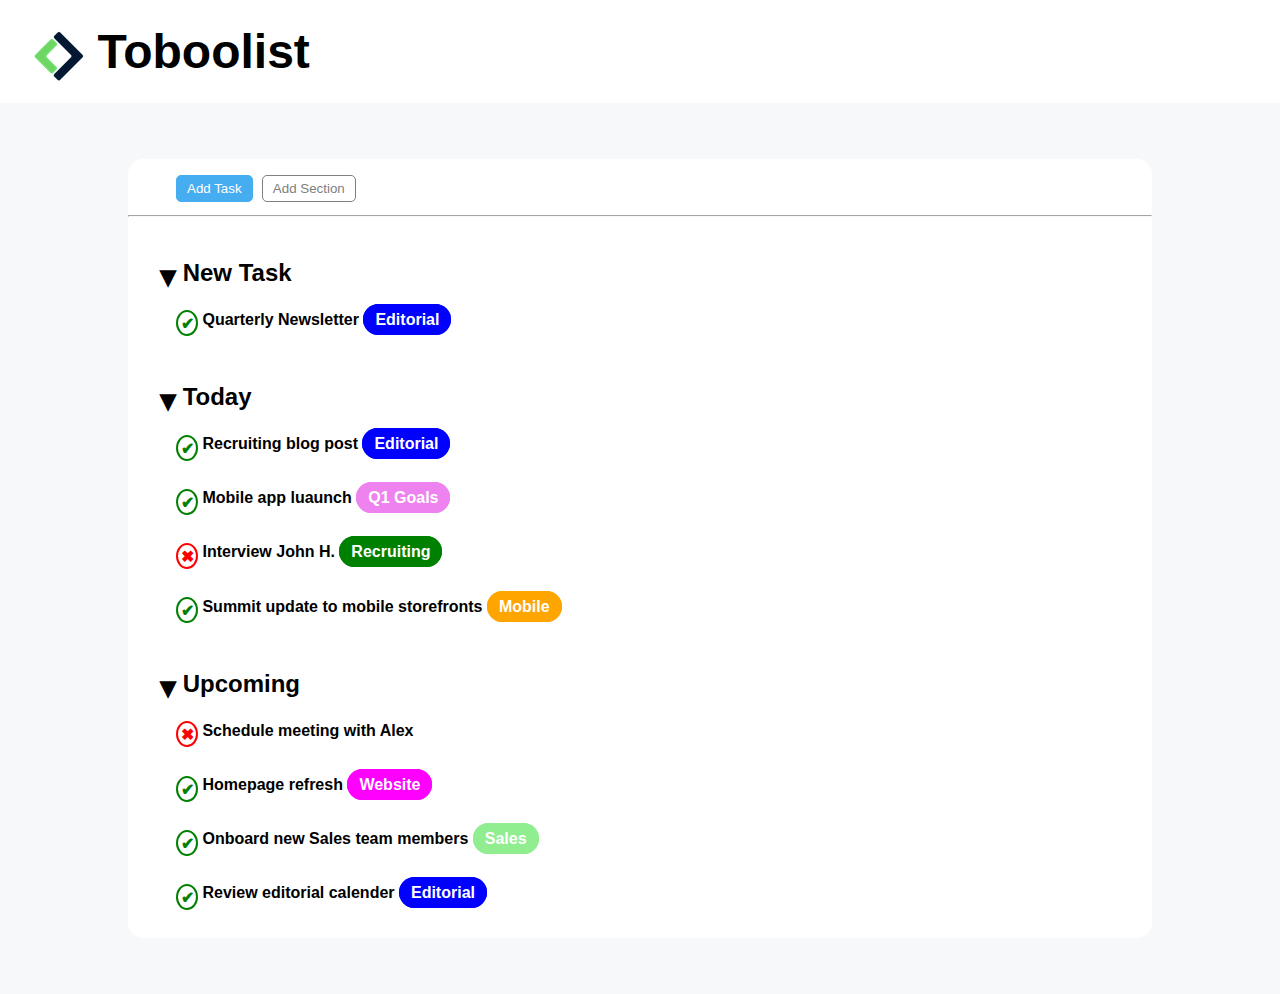
<file: index.html>
<!DOCTYPE html>
<html lang="en">
    <head>
        <meta charset="UTF-8">
        <meta http-equiv="X-UA-Compatible" content="IE=edge">
        <meta name="viewport" content="width=device-width, initial-scale=1.0">
        <title>Toboolist</title>
        <link rel="stylesheet" href="css/style.css">
    </head>
    <body>
        <header>
            <img src="./img/logo copia.png" alt="logo Toboolist">
            <h1>Toboolist</h1>
        </header>
        <main>

            <div class="central-block">
                <section class="button">
                    <button id="button-task">Add Task</button>
                    <button id="button-section">Add Section</button>
                </section>

                <hr>
                
                <section class="new-task">
                    <h2> <span class="arrow">&#9662;</span> New Task </h2>
                    <p><span class="circle color-green">&#10004;</span> Quarterly Newsletter <span class="square blu">Editorial</span></p>
                </section>

                <section class="today">
                    <h2> <span class="arrow">&#9662;</span> Today </h2>
                    <p> <span class="circle color-green">&#10004;</span> Recruiting blog post <span class="blu square">Editorial</span></p>
                    <p> <span class="circle color-green">&#10004;</span> Mobile app luaunch <span class="viola square">Q1 Goals</span></p>
                    <p> <span class="circle color-red">&#10006;</span> Interview John H. <span class="green square">Recruiting</span></p>
                    <p> <span class="circle color-green">&#10004;</span> Summit update to mobile storefronts <span class="orange square">Mobile</span></p>

                </section>

                <section class="upcoming">
                    <h2> <span class="arrow">&#9662;</span> Upcoming </h2>
                    <p> <span class="circle color-red">&#10006;</span> Schedule meeting with Alex  </p>
                    <p> <span class="circle color-green">&#10004;</span> Homepage refresh <span class="magenta square">Website</span></p>
                    <p> <span class="circle color-green">&#10004;</span> Onboard new Sales team members <span class="light-green square">Sales</span></p>
                    <p> <span class="circle color-green">&#10004;</span> Review editorial calender <span class="blu square">Editorial</span></p>
                </section>

            </div>

        </main>

    </body>

</html>
</file>
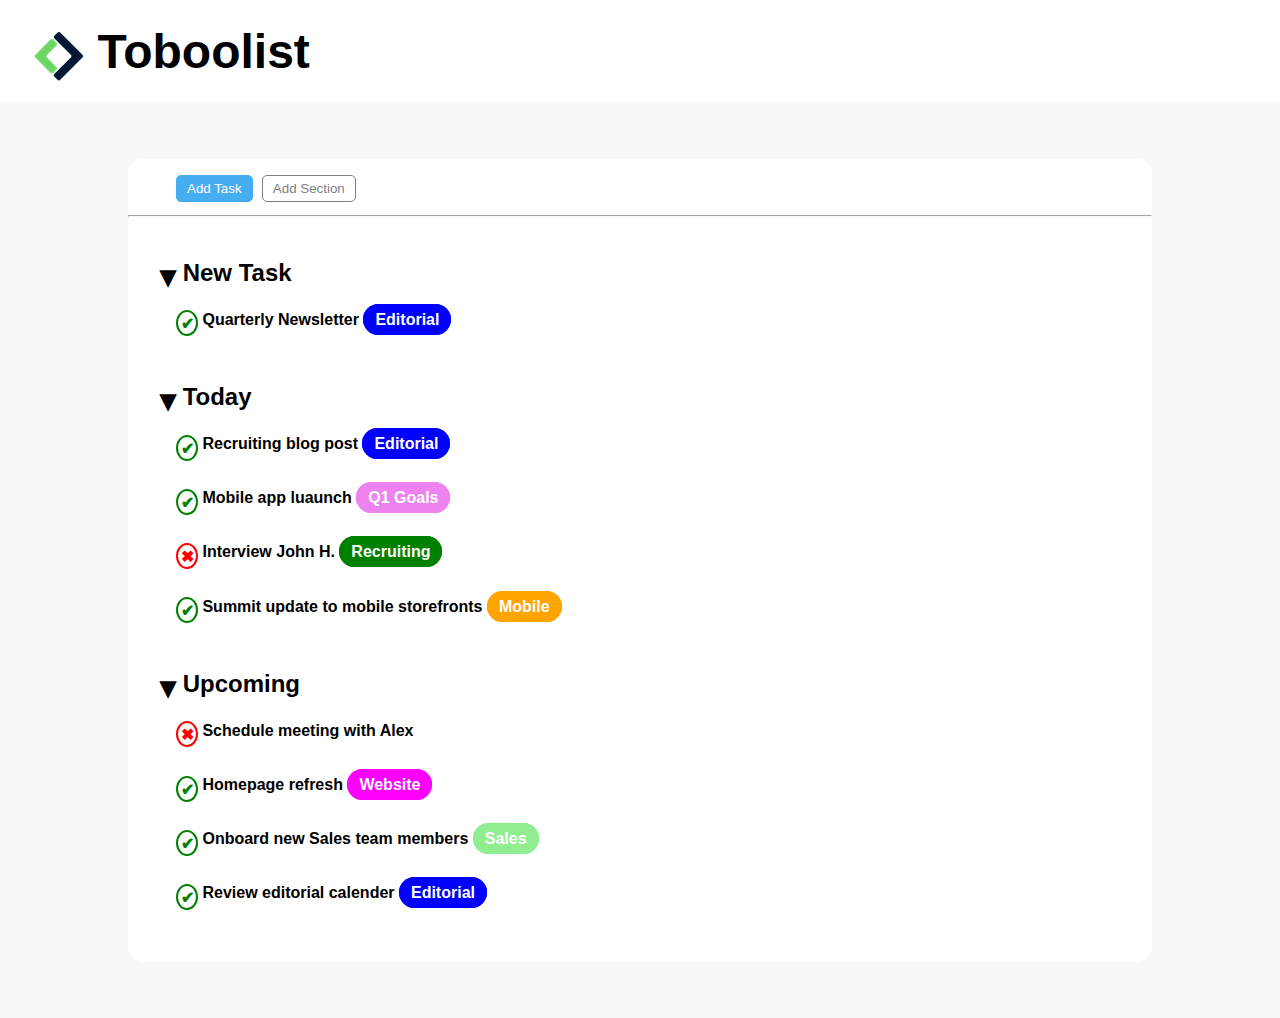
<file: alternativa con tabella/index.html>
<!DOCTYPE html>
<html lang="en">
    <head>
        <meta charset="UTF-8">
        <meta http-equiv="X-UA-Compatible" content="IE=edge">
        <meta name="viewport" content="width=device-width, initial-scale=1.0">
        <title>Toboolist</title>
        <link rel="stylesheet" href="css/style.css">
    </head>
    <body>
        <header>
            <img src="./img/logo copia.png" alt="logo Toboolist">
            <h1>Toboolist</h1>
        </header>
        <main>

            <div class="central-block">
                <section class="button">
                    <button id="button-task">Add Task</button>
                    <button id="button-section">Add Section</button>
                </section>

                <hr>

                <ul id="list-margin">
                    <li>
                        <h2> <span class="arrow">&#9662;</span> New Task </h2>
                        <ul>
                            <li><span class="circle color-green">&#10004;</span> Quarterly Newsletter <span class="square blu">Editorial</span></li>
                        </ul>
                    </li>
                    <li>
                        <h2> <span class="arrow">&#9662;</span> Today </h2>
                        <ul>
                            <li><span class="circle color-green">&#10004;</span> Recruiting blog post <span class="blu square">Editorial</span></li>
                            <li><span class="circle color-green">&#10004;</span> Mobile app luaunch <span class="viola square">Q1 Goals</span></li>
                            <li><span class="circle color-red">&#10006;</span> Interview John H. <span class="green square">Recruiting</span></li>
                            <li><span class="circle color-green">&#10004;</span> Summit update to mobile storefronts <span class="orange square">Mobile</span></li>
                        </ul>
                    </li>
                    <li>
                        <h2> <span class="arrow">&#9662;</span> Upcoming </h2>
                        <ul>
                            <li><span class="circle color-red">&#10006;</span> Schedule meeting with Alex  </li>
                            <li><span class="circle color-green">&#10004;</span> Homepage refresh <span class="magenta square">Website</span></li>
                            <li><span class="circle color-green">&#10004;</span> Onboard new Sales team members <span class="light-green square">Sales</span></li>
                            <li><span class="circle color-green">&#10004;</span> Review editorial calender <span class="blu square">Editorial</span></li>
                        </ul>
                    </li>
                </ul>
                
           
            </div>

        </main>

    </body>

</html>
</file>
<file: css/style.css>
*{
    margin: 0;
    padding: 0;
    box-sizing: border-box;
}

header{
    padding: 1rem 2rem;
}

h1{
    display: inline-block;
    font-size: 3rem;
    padding: .5rem;
    vertical-align: bottom;
}

body{
    font-family: 'Gill Sans', 'Gill Sans MT', Calibri, 'Trebuchet MS', sans-serif;
}

main{
    background-color: #f6f8f9;
    padding-top: .5rem;
    padding-bottom: .5rem;
}

.central-block{
    width: 80%;
    margin: 3rem auto;
    background-color: white;
    border-radius: 15px;
}

.button{
    margin: 0.8rem 3rem;
    padding-top: 1rem;
}

#button-task{
    background-color: #47adf1;
    color: white;
    padding: 5px 10px;
    border: #47adf1 1px solid;
    border-radius: 5px;
}

#button-section{
    background-color: white;
    color: gray;
    border: gray 1px solid;
    margin-left: .3rem;
    border-radius: 5px;
    padding: 5px 10px;
}

hr{
    border-color: #f6f8f9;
}

.today, .upcoming, .new-task{
    padding: 1rem 2rem;
}

.new-task{
    padding-top: 2.5rem;
}

p{
    padding: 1rem;
    font-weight: bold;
}

.square{
    color: white;
    border-radius: 25px;
    padding: 5px 10px;
    border-width: 0;
    border: 2px solid;
}

.viola{
    border-color: violet;
    background-color: violet;
}

.green{
    border-color:  green;
    background-color: green;
    
}

.orange{
    border-color:  orange;
    background-color: orange;
}

.light-green{
    border-color:  lightgreen;
    background-color: lightgreen;
}

.magenta{
    border-color:  magenta;
    background-color: magenta;
}

.blu{
    border-color:  blue;
    background-color: blue;
}

.arrow{
    font-size: 2rem;
    vertical-align: sub;
}

.circle{
    border: 2px solid;
    border-radius: 100%;
    padding: 2.5px;
    vertical-align: sub;
}

.color-green{
    color: green;
    border-color: green;
}

.color-red{
    color: red;
    border-color: red;
}
</file>
<file: alternativa con tabella/css/style.css>
*{
    margin: 0;
    padding: 0;
    box-sizing: border-box;
}

header{
    padding: 1rem 2rem;
}

h1{
    display: inline-block;
    font-size: 3rem;
    padding: .5rem;
    vertical-align: bottom;
}

body{
    font-family: 'Gill Sans', 'Gill Sans MT', Calibri, 'Trebuchet MS', sans-serif;
}

main{
    background-color: #f6f8f9;
    padding-top: .5rem;
    padding-bottom: .5rem;
}

.central-block{
    width: 80%;
    margin: 3rem auto;
    background-color: white;
    border-radius: 15px;
}

.button{
    margin: 0.8rem 3rem;
    padding-top: 1rem;
}

#button-task{
    background-color: #47adf1;
    color: white;
    padding: 5px 10px;
    border: #47adf1 1px solid;
    border-radius: 5px;
}

#button-section{
    background-color: white;
    color: gray;
    border: gray 1px solid;
    margin-left: .3rem;
    border-radius: 5px;
    padding: 5px 10px;
}

hr{
    border-color: #f6f8f9;
}

#list-margin{
    padding: 1.5em 1rem;
}

li {
    list-style-type: none;
    padding: 1rem 1rem;
    font-weight: bold;
}






.square{
    color: white;
    border-radius: 25px;
    padding: 5px 10px;
    border-width: 0;
    border: 2px solid;
}

.viola{
    border-color: violet;
    background-color: violet;
}

.green{
    border-color:  green;
    background-color: green;
    
}

.orange{
    border-color:  orange;
    background-color: orange;
}

.light-green{
    border-color:  lightgreen;
    background-color: lightgreen;
}

.magenta{
    border-color:  magenta;
    background-color: magenta;
}

.blu{
    border-color:  blue;
    background-color: blue;
}

.arrow{
    font-size: 2rem;
    vertical-align: sub;
}

.circle{
    border: 2px solid;
    border-radius: 100%;
    padding: 2.5px;
    vertical-align: sub;
}

.color-green{
    color: green;
    border-color: green;
}

.color-red{
    color: red;
    border-color: red;
}
</file>
